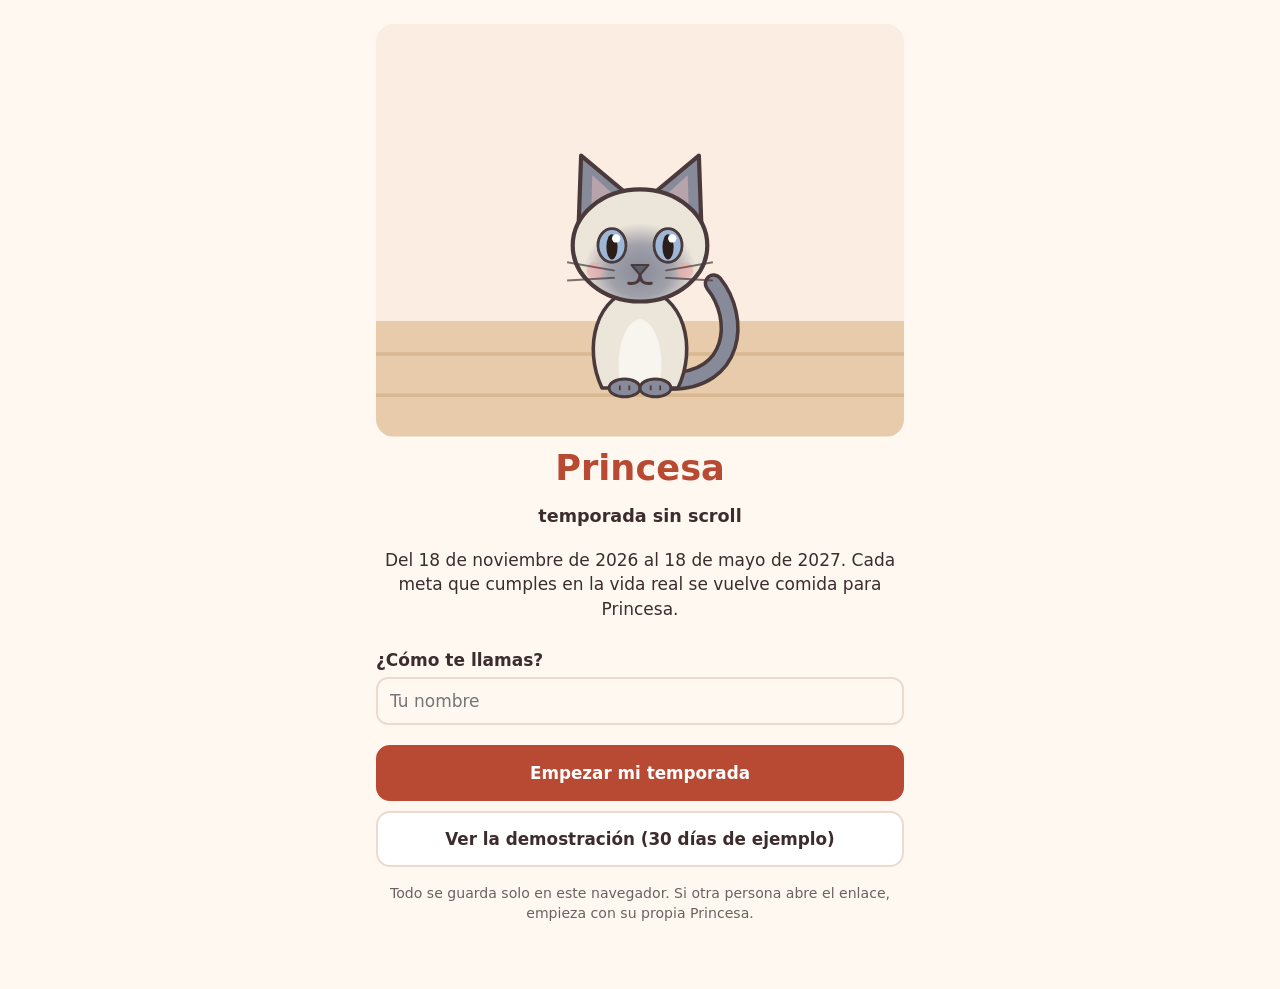
<file: index.html>
<!doctype html>
<html lang="es-CO">
<head>
  <meta charset="utf-8">
  <meta name="viewport" content="width=device-width, initial-scale=1, viewport-fit=cover">
  <title>Princesa: temporada sin scroll</title>
  <meta name="description" content="Juego personal para soltar el celular, con Princesa la gata.">
  <meta name="theme-color" content="#B84A33">
  <link rel="manifest" href="manifest.json">
  <link rel="icon" href="iconos/icono-192.png" type="image/png">
  <link rel="apple-touch-icon" href="iconos/icono-192.png">
  <link rel="stylesheet" href="css/styles.css">
</head>
<body>
  <div id="app">
    <header class="cabecera">
      <span class="marca">Princesa</span>
      <div id="chips" class="chips"></div>
      <button id="btn-ajustes" class="icono" aria-label="Ajustes">⚙️</button>
    </header>
    <div id="banner-demo" class="banner-demo" hidden>
      <span>MODO DEMOSTRACIÓN · datos de ejemplo</span>
      <button id="salir-demo" class="btn pequeno">Salir</button>
    </div>
    <main id="vista"></main>
    <nav class="nav" aria-label="Secciones">
      <button data-vista="hoy"><span aria-hidden="true">📝</span>Hoy</button>
      <button data-vista="princesa"><span aria-hidden="true">🐱</span>Princesa</button>
      <button data-vista="retos"><span aria-hidden="true">⚔️</span>Retos</button>
      <button data-vista="tienda"><span aria-hidden="true">🛍️</span>Tienda</button>
      <button data-vista="progreso"><span aria-hidden="true">📊</span>Progreso</button>
    </nav>
  </div>
  <div id="modal" class="modal" hidden></div>
  <div id="toast" class="toast" role="status" aria-live="polite"></div>

  <script src="js/data.js"></script>
  <script src="js/logic.js"></script>
  <script src="js/princesa.js"></script>
  <script src="js/app.js"></script>
</body>
</html>
</file>
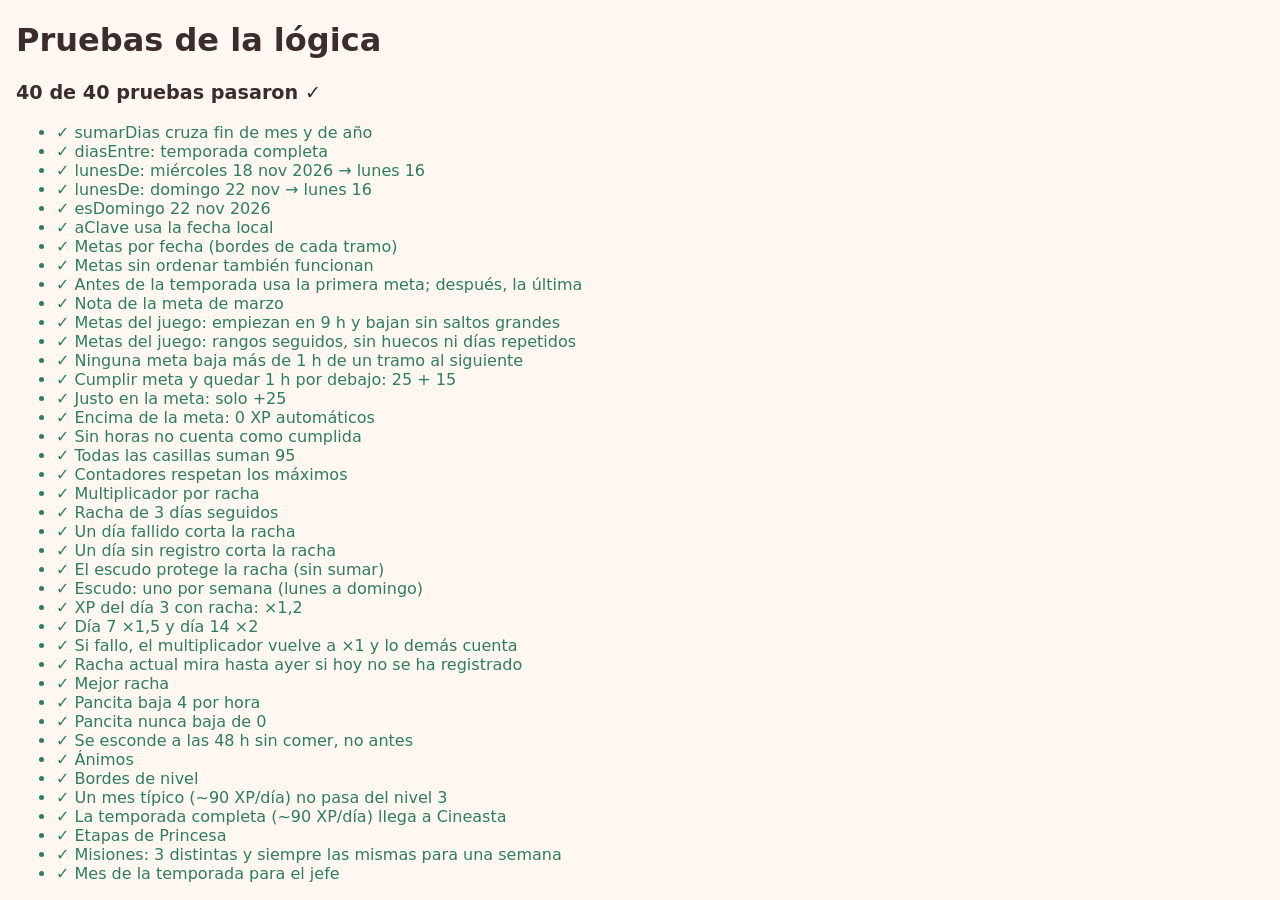
<file: tests.html>
<!doctype html>
<html lang="es-CO">
<head>
  <meta charset="utf-8">
  <meta name="viewport" content="width=device-width, initial-scale=1">
  <title>Pruebas de Princesa</title>
  <style>
    body { font-family: system-ui, sans-serif; margin: 16px; background: #FFF8F1; color: #3D2C2E; }
    li.ok { color: #2F7D5B; } li.mal { color: #B3261E; font-weight: 700; }
    #resumen { font-size: 1.2rem; font-weight: 800; }
  </style>
</head>
<body>
  <h1>Pruebas de la lógica</h1>
  <p id="resumen"></p>
  <ul id="lista"></ul>
  <script src="js/data.js"></script>
  <script src="js/logic.js"></script>
  <script>
  /* Pruebas con datos simulados de fechas, hambre, rachas y multiplicadores.
     Abrir este archivo en el navegador: todo debe salir en verde. */
  const res = [];
  function prueba(nombre, fn) {
    try { const r = fn(); res.push({ nombre, ok: r === true, detalle: r === true ? '' : String(r) }); }
    catch (e) { res.push({ nombre, ok: false, detalle: e.message }); }
  }
  const igual = (a, b) => JSON.stringify(a) === JSON.stringify(b) ? true : 'esperaba ' + JSON.stringify(b) + ' y salió ' + JSON.stringify(a);
  const HORA = 3600 * 1000;
  // Tabla de metas fija solo para las pruebas de rachas y XP (no cambia si se editan las metas del juego)
  const M = [
    { desde: '2026-11-16', hasta: '2026-11-22', horas: 7, nota: '' },
    { desde: '2026-11-23', hasta: '2026-11-29', horas: 6, nota: '' },
    { desde: '2026-11-30', hasta: '2026-12-06', horas: 5, nota: '' },
    { desde: '2026-12-07', hasta: '2027-01-17', horas: 4, nota: '' },
    { desde: '2027-01-18', hasta: '2027-02-17', horas: 3.5, nota: '' },
    { desde: '2027-02-18', hasta: '2027-03-17', horas: 3, nota: '' },
    { desde: '2027-03-18', hasta: '2027-04-17', horas: 3, nota: 'Redes solo en dos franjas' },
    { desde: '2027-04-18', hasta: '2027-05-18', horas: 2.5, nota: '' }
  ];
  // Registro que cumple (o no) con la meta, sin casillas extra
  const reg = (horas, extra) => Object.assign({ horas, casillas: {}, contadores: {} }, extra || {});
  function cadena(desde, horasLista) {
    const r = {}; horasLista.forEach((h, i) => { if (h !== null) r[L.sumarDias(desde, i)] = reg(h); }); return r;
  }

  // ---------- Fechas ----------
  prueba('sumarDias cruza fin de mes y de año', () => igual([L.sumarDias('2026-11-30', 1), L.sumarDias('2026-12-31', 1), L.sumarDias('2027-03-01', -1)], ['2026-12-01', '2027-01-01', '2027-02-28']));
  prueba('diasEntre: temporada completa', () => igual(L.diasEntre('2026-11-18', '2027-05-18'), 181));
  prueba('lunesDe: miércoles 18 nov 2026 → lunes 16', () => igual(L.lunesDe('2026-11-18'), '2026-11-16'));
  prueba('lunesDe: domingo 22 nov → lunes 16', () => igual(L.lunesDe('2026-11-22'), '2026-11-16'));
  prueba('esDomingo 22 nov 2026', () => igual([L.esDomingo('2026-11-22'), L.esDomingo('2026-11-23')], [true, false]));
  prueba('aClave usa la fecha local', () => igual(L.aClave(new Date(2026, 10, 18, 23, 59)), '2026-11-18'));

  // ---------- Metas ----------
  prueba('Metas por fecha (bordes de cada tramo)', () => igual(
    ['2026-11-18', '2026-11-22', '2026-11-23', '2026-12-06', '2026-12-07', '2026-12-18', '2027-01-18', '2027-02-18', '2027-03-18', '2027-04-18', '2027-05-18'].map(d => L.metaPara(M, d)),
    [7, 7, 6, 5, 4, 4, 3.5, 3, 3, 2.5, 2.5]));
  prueba('Metas sin ordenar también funcionan', () => igual(L.metaPara(M.slice().reverse(), '2026-11-25'), 6));
  prueba('Antes de la temporada usa la primera meta; después, la última', () => igual([L.metaPara(M, '2026-10-01'), L.metaPara(M, '2027-08-01')], [7, 2.5]));
  prueba('Nota de la meta de marzo', () => igual(L.notaMetaPara(M, '2027-03-20'), 'Redes solo en dos franjas'));
  prueba('Metas del juego: empiezan en 9 h y bajan sin saltos grandes', () => igual(
    ['2026-11-18', '2026-11-23', '2026-11-30', '2026-12-14', '2027-01-11', '2027-02-08', '2027-03-08', '2027-04-05', '2027-05-18'].map(d => L.metaPara(DATA.METAS, d)),
    [9, 8, 7, 6, 5, 4, 3.5, 3, 3]));
  prueba('Metas del juego: rangos seguidos, sin huecos ni días repetidos', () => {
    const m = DATA.METAS;
    for (let i = 1; i < m.length; i++) if (L.sumarDias(m[i - 1].hasta, 1) !== m[i].desde) return 'hueco entre ' + m[i - 1].hasta + ' y ' + m[i].desde;
    return igual([m[0].desde <= '2026-11-18', m[m.length - 1].hasta], [true, '2027-05-18']);
  });
  prueba('Ninguna meta baja más de 1 h de un tramo al siguiente', () => {
    const m = DATA.METAS;
    for (let i = 1; i < m.length; i++) if (m[i - 1].horas - m[i].horas > 1) return 'salto en ' + m[i].desde;
    return true;
  });

  // ---------- XP base ----------
  prueba('Cumplir meta y quedar 1 h por debajo: 25 + 15', () => igual(L.xpBase(reg(5.9), 7).base, 40));
  prueba('Justo en la meta: solo +25', () => igual(L.xpBase(reg(7), 7).base, 25));
  prueba('Encima de la meta: 0 XP automáticos', () => igual(L.xpBase(reg(7.1), 7).base, 0));
  prueba('Sin horas no cuenta como cumplida', () => igual(L.xpBase(reg(null), 7).cumplio, false));
  prueba('Todas las casillas suman 95', () => {
    const c = {}; DATA.CASILLAS.forEach(x => c[x.id] = true);
    return igual(L.xpBase(reg(9, { casillas: c }), 7).base, 95);
  });
  prueba('Contadores respetan los máximos', () => igual(L.xpBase(reg(9, { contadores: { estudio: 9, screenzen: 9, reemplazo: 9, entregas: 2, retos10: 3 } }), 7).base, 4 * 10 + 5 * 3 + 2 * 20 + 2 * 30 + 3 * 5));

  // ---------- Rachas y multiplicadores ----------
  prueba('Multiplicador por racha', () => igual([0, 2, 3, 6, 7, 13, 14, 40].map(L.multiplicadorPara), [1, 1, 1.2, 1.2, 1.5, 1.5, 2, 2]));
  prueba('Racha de 3 días seguidos', () => igual(L.rachaEn(cadena('2026-11-18', [5, 5, 5]), M, '2026-11-20'), 3));
  prueba('Un día fallido corta la racha', () => igual(L.rachaEn(cadena('2026-11-18', [5, 5, 9, 5]), M, '2026-11-21'), 1));
  prueba('Un día sin registro corta la racha', () => igual(L.rachaEn(cadena('2026-11-18', [5, 5, null, 5]), M, '2026-11-21'), 1));
  prueba('El escudo protege la racha (sin sumar)', () => {
    const r = cadena('2026-11-18', [5, 5, 9, 5]); r['2026-11-20'].escudo = true;
    return igual(L.rachaEn(r, M, '2026-11-21'), 3);
  });
  prueba('Escudo: uno por semana (lunes a domingo)', () => {
    const r = cadena('2026-11-16', [9, 9, 9, 9, 9, 9, 9, 9]); r['2026-11-17'].escudo = true;
    return igual([L.escudoDisponible(r, '2026-11-17'), L.escudoDisponible(r, '2026-11-20'), L.escudoDisponible(r, '2026-11-23')], [true, false, true]);
  });
  prueba('XP del día 3 con racha: ×1,2', () => {
    const r = cadena('2026-11-18', [5, 5, 5]);   // meta 7: 25 + 15 = 40 por día
    return igual([L.xpDelDia(r, M, '2026-11-18').xp, L.xpDelDia(r, M, '2026-11-20').xp], [40, 48]);
  });
  prueba('Día 7 ×1,5 y día 14 ×2', () => {
    const r = cadena('2026-12-18', Array(14).fill(2.5)); // meta 4: 25 + 15 = 40
    return igual([L.xpDelDia(r, M, '2026-12-24').xp, L.xpDelDia(r, M, '2026-12-31').xp], [60, 80]);
  });
  prueba('Si fallo, el multiplicador vuelve a ×1 y lo demás cuenta', () => {
    const r = cadena('2026-12-18', [2, 2, 2, 2, 2, 2, 2, 6]);
    r['2026-12-25'].casillas = { ejercicio: true };
    const d = L.xpDelDia(r, M, '2026-12-25');
    return igual([d.mult, d.xp], [1, 20]);
  });
  prueba('Racha actual mira hasta ayer si hoy no se ha registrado', () => {
    const r = cadena('2026-11-18', [5, 5, 5]);
    return igual(L.rachaActual(r, M, '2026-11-21'), 3);
  });
  prueba('Mejor racha', () => igual(L.mejorRacha(cadena('2026-11-18', [5, 5, 5, 5, 9, 5, 5]), M), 4));

  // ---------- Pancita y ánimo ----------
  prueba('Pancita baja 4 por hora', () => igual(L.pancitaActual({ valor: 100, hora: 0 }, 5 * HORA), 80));
  prueba('Pancita nunca baja de 0', () => igual(L.pancitaActual({ valor: 30, hora: 0 }, 50 * HORA), 0));
  prueba('Se esconde a las 48 h sin comer, no antes', () => igual([L.estaEscondida(0, 47.9 * HORA), L.estaEscondida(0, 48 * HORA)], [false, true]));
  prueba('Ánimos', () => igual([L.animoPara(10, 9), L.animoPara(30, 0), L.animoPara(30, 3), L.animoPara(80, 0), L.animoPara(80, 5), L.animoPara(55, 0)],
    ['triste', 'aburrida', 'tranquila', 'feliz', 'juguetona', 'tranquila']));

  // ---------- Niveles ----------
  prueba('Bordes de nivel', () => igual([0, 750, 751, 2000, 2001, 4000, 4001, 7000, 7001, 11000, 11001, 16000, 16001, 99999].map(x => L.nivelPara(x).n), [1, 1, 2, 2, 3, 3, 4, 4, 5, 5, 6, 6, 7, 7]));
  prueba('Un mes típico (~90 XP/día) no pasa del nivel 3', () => igual(L.nivelPara(90 * 30).n, 3));
  prueba('La temporada completa (~90 XP/día) llega a Cineasta', () => igual(L.nivelPara(90 * 181).n, 7));
  prueba('Etapas de Princesa', () => igual([1, 2, 3, 4, 5, 6, 7].map(L.etapaPara), ['gatita', 'gatita', 'joven', 'joven', 'adulta', 'adulta', 'reina']));

  // ---------- Misiones y jefes ----------
  prueba('Misiones: 3 distintas y siempre las mismas para una semana', () => {
    const a = L.misionesDeSemana('2026-11-16', 'x'), b = L.misionesDeSemana('2026-11-16', 'x');
    return igual([a.length, new Set(a).size, a.join() === b.join()], [3, 3, true]);
  });
  prueba('Mes de la temporada para el jefe', () => igual(
    ['2026-11-18', '2026-12-17', '2026-12-18', '2027-02-10', '2027-04-18', '2027-05-18'].map(d => L.mesDeTemporada('2026-11-18', d)), [1, 1, 2, 3, 6, 6]));

  // ---------- Pintar resultados ----------
  const ok = res.filter(r => r.ok).length;
  document.getElementById('resumen').textContent = ok + ' de ' + res.length + ' pruebas pasaron' + (ok === res.length ? ' ✓' : ' ✗');
  document.getElementById('lista').innerHTML = res.map(r => '<li class="' + (r.ok ? 'ok' : 'mal') + '">' + (r.ok ? '✓ ' : '✗ ') + r.nombre + (r.detalle ? ' — ' + r.detalle : '') + '</li>').join('');
  window.RESULTADOS = { ok, total: res.length, fallas: res.filter(r => !r.ok) };
  </script>
</body>
</html>
</file>
<file: css/styles.css>
/* =========================================================
   styles.css — Estilos de Princesa.
   1. Colores y base   2. Estructura   3. Componentes
   4. Pantallas        5. PRINCESA (animaciones)
   ========================================================= */

/* ---------- 1. Colores y base ---------- */
:root {
  --fondo: #FFF8F1;
  --tarjeta: #FFFFFF;
  --texto: #3D2C2E;
  --suave: #6F5F61;
  --primario: #B84A33;
  --primario-texto: #FFFFFF;
  --primario-claro: #F8DED5;
  --verde: #2F7D5B;
  --verde-claro: #DCEFE5;
  --borde: #EADBD0;
  --peligro: #B3261E;
  --pared: #FBEDE2;
  --piso: #E7CBAA;
  --piso-linea: #D9B892;
  --linea: #4A3A3C;
  --sombra: 0 2px 10px rgba(61, 44, 46, .07);
  --radio: 18px;
}
@media (prefers-color-scheme: dark) {
  :root {
    --fondo: #1E1819;
    --tarjeta: #2A2324;
    --texto: #F5ECE6;
    --suave: #C2B1AD;
    --primario: #F08A6E;
    --primario-texto: #2A1612;
    --primario-claro: #4A2C25;
    --verde: #7CCB9F;
    --verde-claro: #23392E;
    --borde: #3E3435;
    --peligro: #FF8A80;
    --pared: #3A3034;
    --piso: #5A4638;
    --piso-linea: #6A5444;
    --linea: #241B1D;
    --sombra: none;
  }
}

* { box-sizing: border-box; }
html { -webkit-text-size-adjust: 100%; }
body {
  margin: 0;
  background: var(--fondo);
  color: var(--texto);
  font-family: system-ui, -apple-system, "Segoe UI", Roboto, "Helvetica Neue", Arial, sans-serif;
  font-size: 17px;
  line-height: 1.45;
  -webkit-tap-highlight-color: transparent;
}
h1, h2, h3 { line-height: 1.2; margin: 0 0 .5em; }
h2 { font-size: 1.2rem; }
h3 { font-size: 1rem; margin-top: 1.1em; }
p { margin: .4em 0; }
button, input, select { font: inherit; color: inherit; }
.cap::first-letter { text-transform: uppercase; }
.suave { color: var(--suave); }
.pequeno { font-size: .88rem; }
.ok { color: var(--verde); font-weight: 600; }

/* ---------- 2. Estructura ---------- */
#app { max-width: 560px; margin: 0 auto; min-height: 100vh; padding-bottom: calc(84px + env(safe-area-inset-bottom)); }
.cabecera {
  position: sticky; top: 0; z-index: 10;
  display: flex; align-items: center; gap: 8px;
  padding: 10px 16px; padding-top: calc(10px + env(safe-area-inset-top));
  background: var(--fondo);
  border-bottom: 1px solid var(--borde);
}
.marca { font-weight: 800; color: var(--primario); font-size: 1.1rem; }
.chips { display: flex; gap: 6px; flex: 1; justify-content: flex-end; flex-wrap: wrap; }
.chip { background: var(--tarjeta); border: 1px solid var(--borde); border-radius: 99px; padding: 2px 10px; font-size: .82rem; white-space: nowrap; }
@media (max-width: 420px) { .marca { display: none; } .chips { justify-content: flex-start; } .chip { font-size: .78rem; padding: 2px 8px; } }
.icono { background: none; border: 0; font-size: 1.4rem; min-width: 44px; min-height: 44px; cursor: pointer; }
main { padding: 12px 16px; display: flex; flex-direction: column; gap: 12px; }
.nav {
  position: fixed; bottom: 0; left: 0; right: 0; z-index: 10;
  display: flex; justify-content: center;
  background: var(--tarjeta); border-top: 1px solid var(--borde);
  padding-bottom: env(safe-area-inset-bottom);
}
.nav button {
  flex: 1; max-width: 112px; min-height: 64px;
  background: none; border: 0; cursor: pointer;
  display: flex; flex-direction: column; align-items: center; justify-content: center; gap: 2px;
  font-size: .78rem; color: var(--suave);
}
.nav button span { font-size: 1.35rem; }
.nav button.activo { color: var(--primario); font-weight: 700; }
body.sin-nav .nav, body.sin-nav .cabecera { display: none; }
body.sin-nav #app { padding-bottom: 24px; }

.banner-demo {
  display: flex; align-items: center; justify-content: space-between; gap: 8px;
  background: repeating-linear-gradient(-45deg, #F2C14E, #F2C14E 12px, #F5CD6A 12px, #F5CD6A 24px);
  color: #3D2C2E; font-weight: 800; font-size: .85rem; padding: 6px 16px;
  position: sticky; top: 57px; z-index: 9;
}
.banner-demo[hidden] { display: none; }

/* ---------- 3. Componentes ---------- */
.tarjeta { background: var(--tarjeta); border: 1px solid var(--borde); border-radius: var(--radio); padding: 16px; box-shadow: var(--sombra); }
.btn {
  display: inline-flex; align-items: center; justify-content: center; gap: 6px;
  min-height: 48px; padding: 10px 18px;
  border-radius: 14px; border: 2px solid var(--borde); background: var(--tarjeta);
  font-weight: 650; cursor: pointer; text-align: center;
}
.btn:active { transform: scale(.98); }
.btn.primario { background: var(--primario); border-color: var(--primario); color: var(--primario-texto); }
.btn.peligro { border-color: var(--peligro); color: var(--peligro); }
.modal .btn.peligro { background: var(--peligro); color: #fff; }
.btn.grande { width: 100%; min-height: 56px; font-size: 1.05rem; }
.btn.pequeno { min-height: 40px; padding: 6px 14px; font-size: .9rem; }
.btn[aria-disabled="true"] { opacity: .5; }
:focus-visible { outline: 3px solid var(--primario); outline-offset: 2px; }

.campo { display: flex; flex-direction: column; gap: 4px; font-weight: 600; margin: 10px 0; }
.campo span { font-weight: 400; }
.campo input, .campo select, .fila-meta input {
  min-height: 48px; padding: 8px 12px; border-radius: 12px;
  border: 2px solid var(--borde); background: var(--fondo); font-weight: 400; width: 100%;
}
#horas { font-size: 1.5rem; font-weight: 700; }

.barra { height: 14px; background: var(--primario-claro); border-radius: 99px; overflow: hidden; margin: 4px 0 10px; }
.barra span { display: block; height: 100%; background: var(--verde); border-radius: 99px; transition: width .4s; }
.barra.baja span { background: var(--primario); }
.barra.xp span { background: #E2A93B; }
.etiqueta { font-size: .82rem; color: var(--suave); margin: 0; }

.segmento { display: flex; background: var(--fondo); border: 1px solid var(--borde); border-radius: 14px; padding: 4px; gap: 4px; margin-bottom: 12px; }
.segmento button { flex: 1; min-height: 42px; border: 0; border-radius: 10px; background: none; cursor: pointer; font-weight: 600; color: var(--suave); }
.segmento button.activo { background: var(--tarjeta); color: var(--texto); box-shadow: var(--sombra); }

.casillas, .lista-acc { display: flex; flex-direction: column; gap: 8px; }
.casilla {
  display: flex; align-items: center; gap: 12px; text-align: left;
  min-height: 52px; padding: 8px 12px; border-radius: 14px;
  border: 2px solid var(--borde); background: var(--fondo); cursor: pointer;
}
.casilla span:nth-child(2) { flex: 1; }
.casilla b { color: var(--verde); }
.casilla small { color: var(--suave); }
.check {
  width: 28px; height: 28px; flex: none; border-radius: 8px; border: 2px solid var(--suave);
  display: grid; place-items: center; font-weight: 900; color: #fff;
}
.casilla[aria-pressed="true"] { border-color: var(--verde); background: var(--verde-claro); }
.casilla[aria-pressed="true"] .check { background: var(--verde); border-color: var(--verde); }

.contadores { display: flex; flex-direction: column; gap: 8px; }
.contador { display: flex; align-items: center; gap: 10px; justify-content: space-between; padding: 8px 0; border-bottom: 1px solid var(--borde); }
.contador:last-child { border-bottom: 0; }
.contador small { display: block; color: var(--suave); font-size: .82rem; }
.ctrl { display: flex; align-items: center; gap: 4px; flex: none; }
.ctrl button { width: 44px; height: 44px; border-radius: 12px; border: 2px solid var(--borde); background: var(--fondo); font-size: 1.3rem; font-weight: 700; cursor: pointer; }
.ctrl output { min-width: 28px; text-align: center; font-weight: 800; font-size: 1.15rem; }

.autos { list-style: none; padding: 0; margin: 4px 0; display: flex; flex-direction: column; gap: 4px; }
.autos li { padding: 6px 10px; border-radius: 10px; color: var(--suave); font-size: .92rem; border: 1px dashed var(--borde); }
.autos li::before { content: "○ "; }
.autos li.logrado { color: var(--verde); border-style: solid; border-color: var(--verde); background: var(--verde-claro); }
.autos li.logrado::before { content: "✓ "; font-weight: 900; }

.resumen { display: grid; grid-template-columns: 1fr 1fr 1.3fr; gap: 8px; text-align: center; }
.resumen div span { display: block; font-size: .78rem; color: var(--suave); }
.resumen div b { font-size: 1.3rem; }
.resumen .total b { color: var(--primario); font-size: 1.6rem; }
.resumen p { grid-column: 1 / -1; margin: 0; }

.fila-datos { display: grid; grid-template-columns: repeat(3, 1fr); gap: 8px; text-align: center; margin-bottom: 10px; }
.fila-datos b { font-size: 1.15rem; display: block; line-height: 1.2; }
.fila-datos .etiqueta { display: block; }

.acciones { display: flex; flex-wrap: wrap; gap: 8px; }
.acciones .btn { flex: 1 1 140px; }

.toast {
  position: fixed; left: 50%; bottom: calc(90px + env(safe-area-inset-bottom)); transform: translate(-50%, 20px);
  background: var(--texto); color: var(--fondo); padding: 10px 18px; border-radius: 14px;
  max-width: calc(100% - 32px); width: max-content; text-align: center;
  opacity: 0; pointer-events: none; transition: .25s; z-index: 30; font-size: .95rem;
}
.toast.visible { opacity: 1; transform: translate(-50%, 0); }

.modal { position: fixed; inset: 0; background: rgba(30, 20, 22, .55); z-index: 40; display: grid; place-items: center; padding: 16px; }
.modal[hidden] { display: none; }
.modal-caja { position: relative; overflow: hidden; background: var(--tarjeta); border-radius: 22px; padding: 20px; width: 100%; max-width: 420px; max-height: 90vh; overflow-y: auto; }
.modal-botones { display: flex; gap: 8px; margin-top: 14px; }
.modal-botones .btn { flex: 1; }
.modal-gata { width: 220px; margin: -6px auto 4px; position: relative; }
.modal-gata svg { width: 100%; height: auto; border-radius: 16px; }
.caja-regalo { position: absolute; right: 8px; bottom: 6px; font-size: 2.4rem; animation: regalo 1s ease-out both; }
@keyframes regalo { from { transform: translateX(-80px) scale(.4); opacity: 0; } to { transform: none; opacity: 1; } }

.confeti { position: absolute; inset: 0; pointer-events: none; overflow: hidden; }
.confeti i { position: absolute; top: -10px; width: 8px; height: 12px; border-radius: 2px; animation: caer linear forwards; }
@keyframes caer { to { transform: translateY(520px) rotate(540deg); opacity: .2; } }

/* ---------- 4. Pantallas ---------- */
.bienvenida { text-align: center; padding: 12px 0 24px; display: flex; flex-direction: column; gap: 10px; }
.bienvenida h1 { font-size: 2.2rem; color: var(--primario); margin: 0; }
.bienvenida h1 span { font-size: 1.1rem; color: var(--texto); font-weight: 600; }
.bienvenida .campo { text-align: left; }
.gata-grande svg { width: 100%; height: auto; display: block; border-radius: var(--radio); }
.tocable { cursor: pointer; }

.mini { display: flex; gap: 12px; align-items: center; }
.mini-svg { width: 42%; flex: none; }
.mini-svg svg { width: 100%; height: auto; display: block; border-radius: 14px; }
.mini-info { flex: 1; min-width: 0; }
.frase { font-style: italic; margin: 0 0 6px; font-size: .95rem; }
.racha { margin: 0; font-size: .92rem; }
.meta-dia { background: var(--primario-claro); padding: 8px 12px; border-radius: 12px; }

.cuarto { position: relative; }
.burbuja {
  position: absolute; top: 10px; left: 12px; max-width: 62%;
  background: var(--tarjeta); border: 2px solid var(--linea); border-radius: 16px 16px 16px 4px;
  padding: 6px 12px; font-size: .9rem; margin: 0;
}
.comidas { display: grid; grid-template-columns: repeat(3, 1fr); gap: 8px; }
.btn.comida { flex-direction: column; gap: 0; padding: 10px 6px; min-height: 104px; }
.btn.comida .emoji { font-size: 1.8rem; }
.btn.comida small { font-weight: 400; font-size: .74rem; color: var(--suave); }

.jefe-nombre { font-size: 1.1rem; font-weight: 700; }
.jefes { padding-left: 0; list-style: none; margin: 14px 0 0; font-size: .9rem; color: var(--suave); }
.jefes li { padding: 4px 0; }
.jefes li.actual { color: var(--texto); font-weight: 700; }

.monedas-grande { font-size: 2rem; font-weight: 800; margin: 0 0 10px; }
.monedas-grande span { font-size: 1rem; font-weight: 500; color: var(--suave); }
.productos { display: grid; grid-template-columns: repeat(2, 1fr); gap: 10px; }
.producto { display: flex; flex-direction: column; align-items: center; gap: 6px; text-align: center; border: 1px solid var(--borde); border-radius: 14px; padding: 8px; }
.producto .prev svg { width: 100%; height: auto; border-radius: 10px; display: block; }
.recompensas, .historial, .semanas { list-style: none; padding: 0; margin: 0; }
.recompensas li, .historial li, .semanas li { display: flex; align-items: center; gap: 10px; justify-content: space-between; padding: 8px 0; border-bottom: 1px solid var(--borde); }
.recompensas li:last-child, .historial li:last-child, .semanas li:last-child { border-bottom: 0; }
.recompensas .btn { flex: none; min-width: 92px; }
.historial li span { color: var(--suave); font-size: .85rem; min-width: 56px; }
.historial li { justify-content: flex-start; }
.historial li b { margin-left: auto; }
.semanas small { color: var(--suave); }
.semanas li span { flex: 1; }

.grafico { width: 100%; height: auto; display: block; }
.grafico .rejilla { stroke: var(--borde); stroke-width: 1; }
.grafico .eje { font-size: 10px; fill: var(--suave); }
.grafico .b-cumplio { fill: var(--verde); }
.grafico .b-fallo { fill: var(--primario); }
.grafico .b-escudo { fill: #6FA8DC; }
.grafico .b-domingo { fill: #9D8BD1; }
.grafico .linea-meta { fill: none; stroke: var(--texto); stroke-width: 2; stroke-dasharray: 4 3; }
.leyenda { font-size: .8rem; color: var(--suave); display: flex; flex-wrap: wrap; gap: 4px 12px; align-items: center; }
.leyenda span { display: inline-block; width: 12px; height: 12px; border-radius: 3px; margin-right: -8px; vertical-align: -1px; }
.l-cumplio { background: var(--verde); } .l-fallo { background: var(--primario); } .l-escudo { background: #6FA8DC; }
.l-meta { width: 18px !important; height: 0 !important; border-top: 2px dashed var(--texto); border-radius: 0 !important; }

.pregunta { border: 0; padding: 0; margin: 0 0 12px; }
.pregunta legend { font-weight: 600; margin-bottom: 6px; }
.escala { display: flex; gap: 6px; }
.escala button { flex: 1; min-height: 46px; border-radius: 12px; border: 2px solid var(--borde); background: var(--fondo); font-weight: 700; cursor: pointer; }
.escala button[aria-pressed="true"] { background: #9D8BD1; border-color: #9D8BD1; color: #fff; }

.balance { width: 100%; border-collapse: collapse; font-size: .9rem; margin-bottom: 10px; }
.balance th, .balance td { padding: 6px 4px; border-bottom: 1px solid var(--borde); text-align: right; }
.balance th:first-child { text-align: left; font-weight: 500; }
.dos-campos, .tres-campos { display: grid; grid-template-columns: 1fr 1fr; gap: 8px; }
.tres-campos { grid-template-columns: repeat(3, 1fr); }
.tres-campos .campo { font-size: .85rem; }

.colores { display: grid; grid-template-columns: repeat(4, 1fr); gap: 8px; }
.colores label { display: flex; flex-direction: column; align-items: center; gap: 4px; font-size: .8rem; text-align: center; }
.colores input { width: 52px; height: 44px; border: 2px solid var(--borde); border-radius: 10px; padding: 2px; background: var(--fondo); }
.fila-meta { display: grid; grid-template-columns: 1fr 1fr 74px; gap: 6px; padding: 10px 0; border-bottom: 1px solid var(--borde); position: relative; }
.fila-meta label { display: flex; flex-direction: column; font-size: .78rem; color: var(--suave); }
.fila-meta input { min-height: 42px; padding: 4px 8px; font-size: .9rem; color: var(--texto); }
.fila-meta .ancha { grid-column: 1 / 3; }
.fila-meta .quitar { align-self: end; }
.escudo p { margin-top: 0; }

/* ---------- 5. PRINCESA: partes y animaciones ---------- */
svg.princesa text { font-family: inherit; }
.princesa .cuerpo { transform-box: fill-box; transform-origin: 50% 100%; animation: respirar 3.4s ease-in-out infinite; }
@keyframes respirar { 0%, 100% { transform: scale(1, 1); } 50% { transform: scale(1.025, 1.04); } }
.princesa .ojos-abiertos .ojo { transform-box: fill-box; transform-origin: 50% 50%; animation: parpadear 5s infinite; }
@keyframes parpadear { 0%, 93%, 100% { transform: scaleY(1); } 96% { transform: scaleY(.08); } }
.princesa .cola { transform-box: fill-box; transform-origin: 0% 100%; animation: cola 3.2s ease-in-out infinite; }
@keyframes cola { 0%, 100% { transform: rotate(0deg); } 50% { transform: rotate(9deg); } }
.princesa .oreja { transform-box: fill-box; transition: transform .3s; }
.princesa .oreja-izq { transform-origin: 100% 100%; }
.princesa .oreja-der { transform-origin: 0% 100%; }

/* Partes ocultas por defecto */
.princesa .parpados, .princesa .ojos-felices, .princesa .ojos-cerrados,
.princesa .boca-triste, .princesa .boca-plana, .princesa .boca-abierta,
.princesa .pata-arriba, .princesa .plato, .princesa .ovillo, .princesa .prrr { display: none; }

/* Ánimos */
.princesa.animo-triste .boca-sonrisa { display: none; }
.princesa.animo-triste .boca-triste { display: inline; }
.princesa.animo-triste .oreja-izq { transform: rotate(-22deg); }
.princesa.animo-triste .oreja-der { transform: rotate(22deg); }
.princesa.animo-triste .pupila { transform: translateY(3px); }
.princesa.animo-triste .cola { animation: none; }
.princesa.animo-aburrida .parpados { display: inline; }
.princesa.animo-aburrida .boca-sonrisa { display: none; }
.princesa.animo-aburrida .boca-plana { display: inline; }
.princesa.animo-aburrida .cola { animation-duration: 6s; }
.princesa.animo-juguetona .ojos-abiertos { display: none; }
.princesa.animo-juguetona .ojos-felices { display: inline; }
.princesa.animo-juguetona .cola { animation-duration: 1.1s; }

/* Comer */
.princesa.comiendo .plato { display: inline; }
.princesa.comiendo .boca, .princesa.comiendo .ojos-abiertos, .princesa.comiendo .parpados, .princesa.comiendo .ojos-felices { display: none; }
.princesa.comiendo .boca-abierta, .princesa.comiendo .ojos-cerrados { display: inline; }
.princesa.comiendo .cabeza { animation: masticar .45s ease-in-out infinite alternate; }
@keyframes masticar { from { transform: translateY(14px); } to { transform: translateY(19px); } }

/* Jugar */
.princesa.jugando .ovillo { display: inline; animation: rodar 1s ease-in-out infinite alternate; }
.princesa.jugando .pata-arriba { display: inline; transform-box: fill-box; transform-origin: 50% 100%; animation: zarpazo .5s ease-in-out infinite alternate; }
.princesa.jugando .pata-der { display: none; }
.princesa.jugando .ojos-abiertos, .princesa.jugando .parpados { display: none; }
.princesa.jugando .ojos-felices { display: inline; }
.princesa.jugando .boca { display: none; }
.princesa.jugando .boca-abierta { display: inline; }
@keyframes rodar { from { transform: translateX(0); } to { transform: translateX(-18px); } }
@keyframes zarpazo { from { transform: rotate(-10deg); } to { transform: rotate(25deg); } }

/* Ronronear */
.princesa.ronroneando .gata { animation: temblar .12s linear infinite; }
.princesa.ronroneando .ojos-abiertos, .princesa.ronroneando .parpados { display: none; }
.princesa.ronroneando .ojos-felices { display: inline; }
.princesa.ronroneando .prrr { display: inline; animation: flotar 1.6s ease-out forwards; }
.princesa .prrr { font-size: 20px; font-weight: 700; fill: var(--linea); font-style: italic; }
@keyframes temblar { 0%, 100% { transform: translate(0, 0); } 25% { transform: translate(.7px, 0); } 75% { transform: translate(-.7px, 0); } }
@keyframes flotar { from { transform: translateY(10px); opacity: 0; } 30% { opacity: 1; } to { transform: translateY(-14px); opacity: 0; } }

/* Dormida y siesta */
.princesa .zzz text { font-size: 22px; font-weight: 800; fill: #6FA8DC; animation: zzz 3s ease-in-out infinite; opacity: 0; }
.princesa .zzz text:nth-child(2) { animation-delay: .6s; }
.princesa .zzz text:nth-child(3) { animation-delay: 1.2s; font-size: 28px; }
@keyframes zzz { 0% { opacity: 0; transform: translateY(8px); } 40% { opacity: 1; } 100% { opacity: 0; transform: translateY(-14px); } }
.princesa .patita { transform-box: fill-box; transform-origin: 50% 100%; animation: patita 2.5s ease-in-out infinite; }
.princesa .patita.p2 { animation-delay: .4s; }
@keyframes patita { 0%, 100% { transform: rotate(0); } 50% { transform: rotate(-12deg); } }

/* Escondida */
.princesa .ojitos { animation: ojitos 4s infinite; }
@keyframes ojitos { 0%, 45%, 55%, 100% { opacity: 1; } 50% { opacity: 0; } }
.princesa .colita { transform-box: fill-box; transform-origin: 0% 100%; animation: cola 2.4s ease-in-out infinite; }

/* Cuarto */
.princesa .pajaro { animation: pajaro 6s ease-in-out infinite; }
.princesa .pajaro.p2 { animation-delay: -2s; animation-duration: 7s; }
@keyframes pajaro { 0%, 100% { transform: translate(0, 0); } 50% { transform: translate(8px, -5px); } }

@media (prefers-reduced-motion: reduce) {
  *, *::before, *::after { animation-duration: .01ms !important; animation-iteration-count: 1 !important; transition: none !important; }
}
</file>
